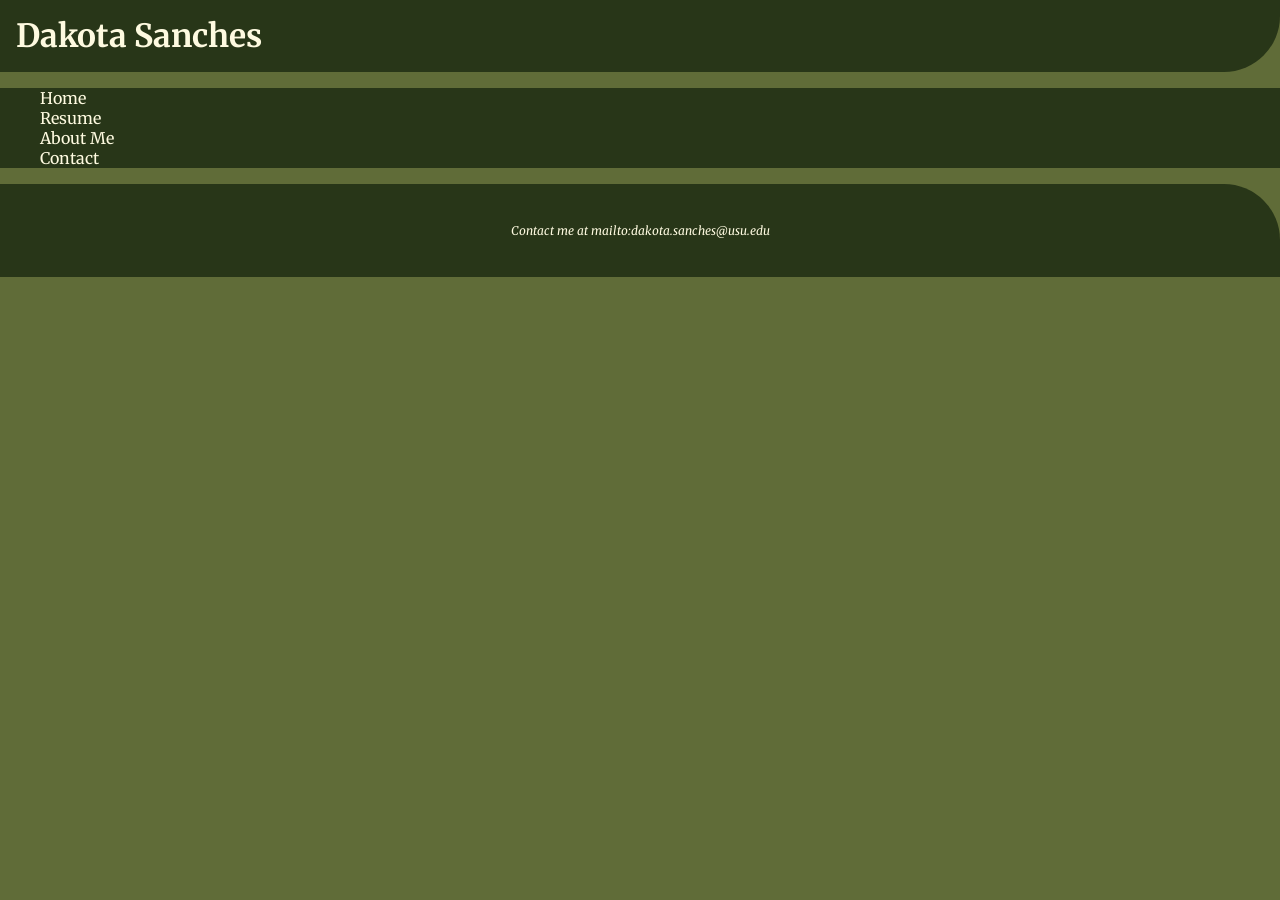
<file: final-project/index.html>
<!doctype html>
<html lang="en">
  <head>
    <meta charset="UTF-8" />
    <meta name="viewport" content="width=device-width, initial-scale=1.0" />
    <title>Dakota Sanches</title>

    <link rel="stylesheet" href="./style/main.css" />

    <link rel="preconnect" href="https://fonts.googleapis.com" />
    <link rel="preconnect" href="https://fonts.gstatic.com" crossorigin />
    <link
      href="https://fonts.googleapis.com/css2?family=Anton&display=swap"
      rel="stylesheet"
    />
  </head>
  <body>
    <h1>Dakota Sanches</h1>
    <nav>
      <ul>
        <li>Home</li>
        <li>Resume</li>
        <li>About Me</li>
        <li>Contact</li>
      </ul>
    </nav>

    <!-- footer -->
    <footer>
      <p>Contact me at mailto:dakota.sanches@usu.edu</p>
    </footer>
  </body>
</html>
</file>
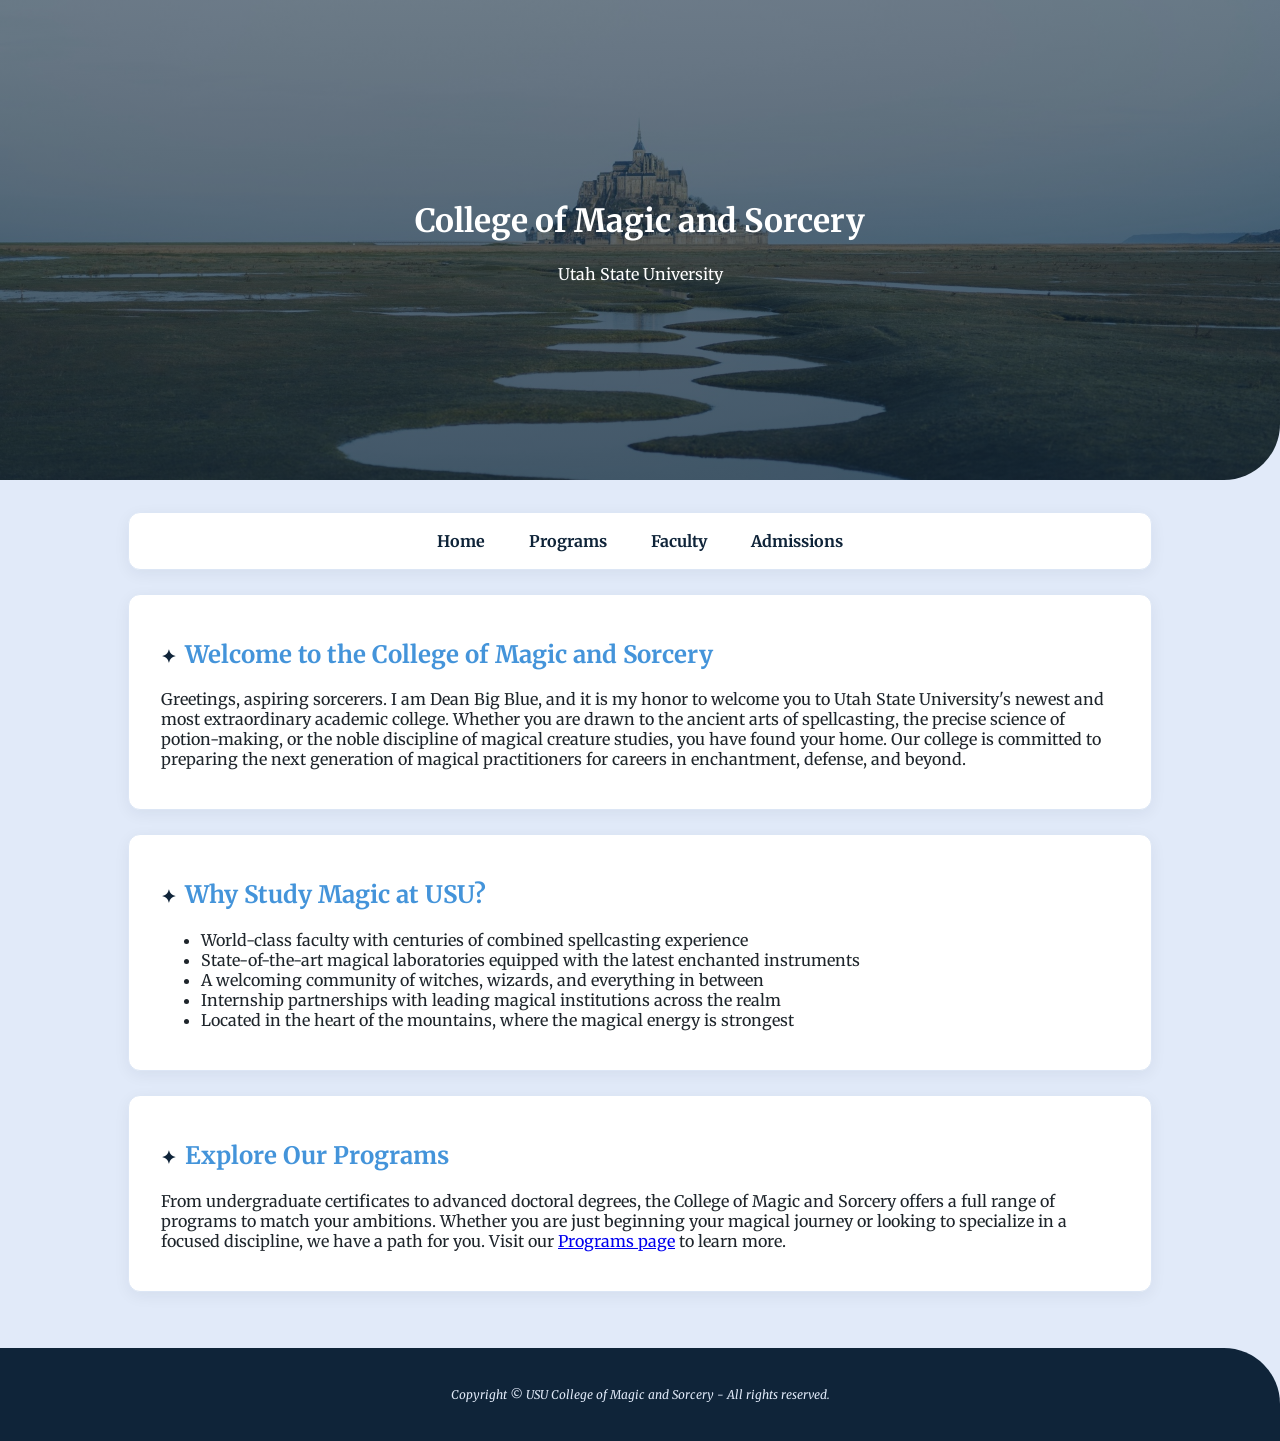
<file: usu-mas/index.html>
<!DOCTYPE html>
<html lang="en">
  <head>
    <meta charset="UTF-8" />
    <meta name="viewport" content="width=device-width, initial-scale=1.0" />
    <title>USU College of Magic and Sorcery</title>
    <link rel="preconnect" href="https://fonts.googleapis.com" />
    <link rel="preconnect" href="https://fonts.gstatic.com" crossorigin />
    <link href="https://fonts.googleapis.com/css2?family=Merriweather:wght@400;700&display=swap" rel="stylesheet" />
    <link rel="stylesheet" href="magic.css" />
    <link rel="icon" type="image/svg+xml" href="images/favicon.svg" />
  </head>
  <body>

    <header class="hero">
      <h1>College of Magic and Sorcery</h1>
      <p>Utah State University</p>
    </header>

    <div id="wrapper">

      <nav>
        <ul>
          <li><a href="index.html">Home</a></li>
          <li><a href="programs.html">Programs</a></li>
          <li><a href="faculty.html">Faculty</a></li>
          <li><a href="admissions.html">Admissions</a></li>
        </ul>
      </nav>

      <main>

        <div class="card">
          <h2>Welcome to the College of Magic and Sorcery</h2>

          <p>
            Greetings, aspiring sorcerers. I am Dean Big Blue, and it is my honor to welcome you
            to Utah State University's newest and most extraordinary academic college. Whether you
            are drawn to the ancient arts of spellcasting, the precise science of potion-making, or
            the noble discipline of magical creature studies, you have found your home. Our college
            is committed to preparing the next generation of magical practitioners for careers in
            enchantment, defense, and beyond.
          </p>
        </div>

        <div class="card">
          <h2>Why Study Magic at USU?</h2>

          <ul>
            <li>World-class faculty with centuries of combined spellcasting experience</li>
            <li>State-of-the-art magical laboratories equipped with the latest enchanted instruments</li>
            <li>A welcoming community of witches, wizards, and everything in between</li>
            <li>Internship partnerships with leading magical institutions across the realm</li>
            <li>Located in the heart of the mountains, where the magical energy is strongest</li>
          </ul>
        </div>

        <div class="card">
          <h2>Explore Our Programs</h2>

          <p>
            From undergraduate certificates to advanced doctoral degrees, the College of Magic and
            Sorcery offers a full range of programs to match your ambitions. Whether you are just
            beginning your magical journey or looking to specialize in a focused discipline, we have
            a path for you. Visit our <a href="programs.html">Programs page</a> to learn more.
          </p>
        </div>

      </main>

    </div>

    <footer>
      <p>Copyright &copy; USU College of Magic and Sorcery - All rights reserved.</p>
    </footer>

  </body>
</html>
</file>
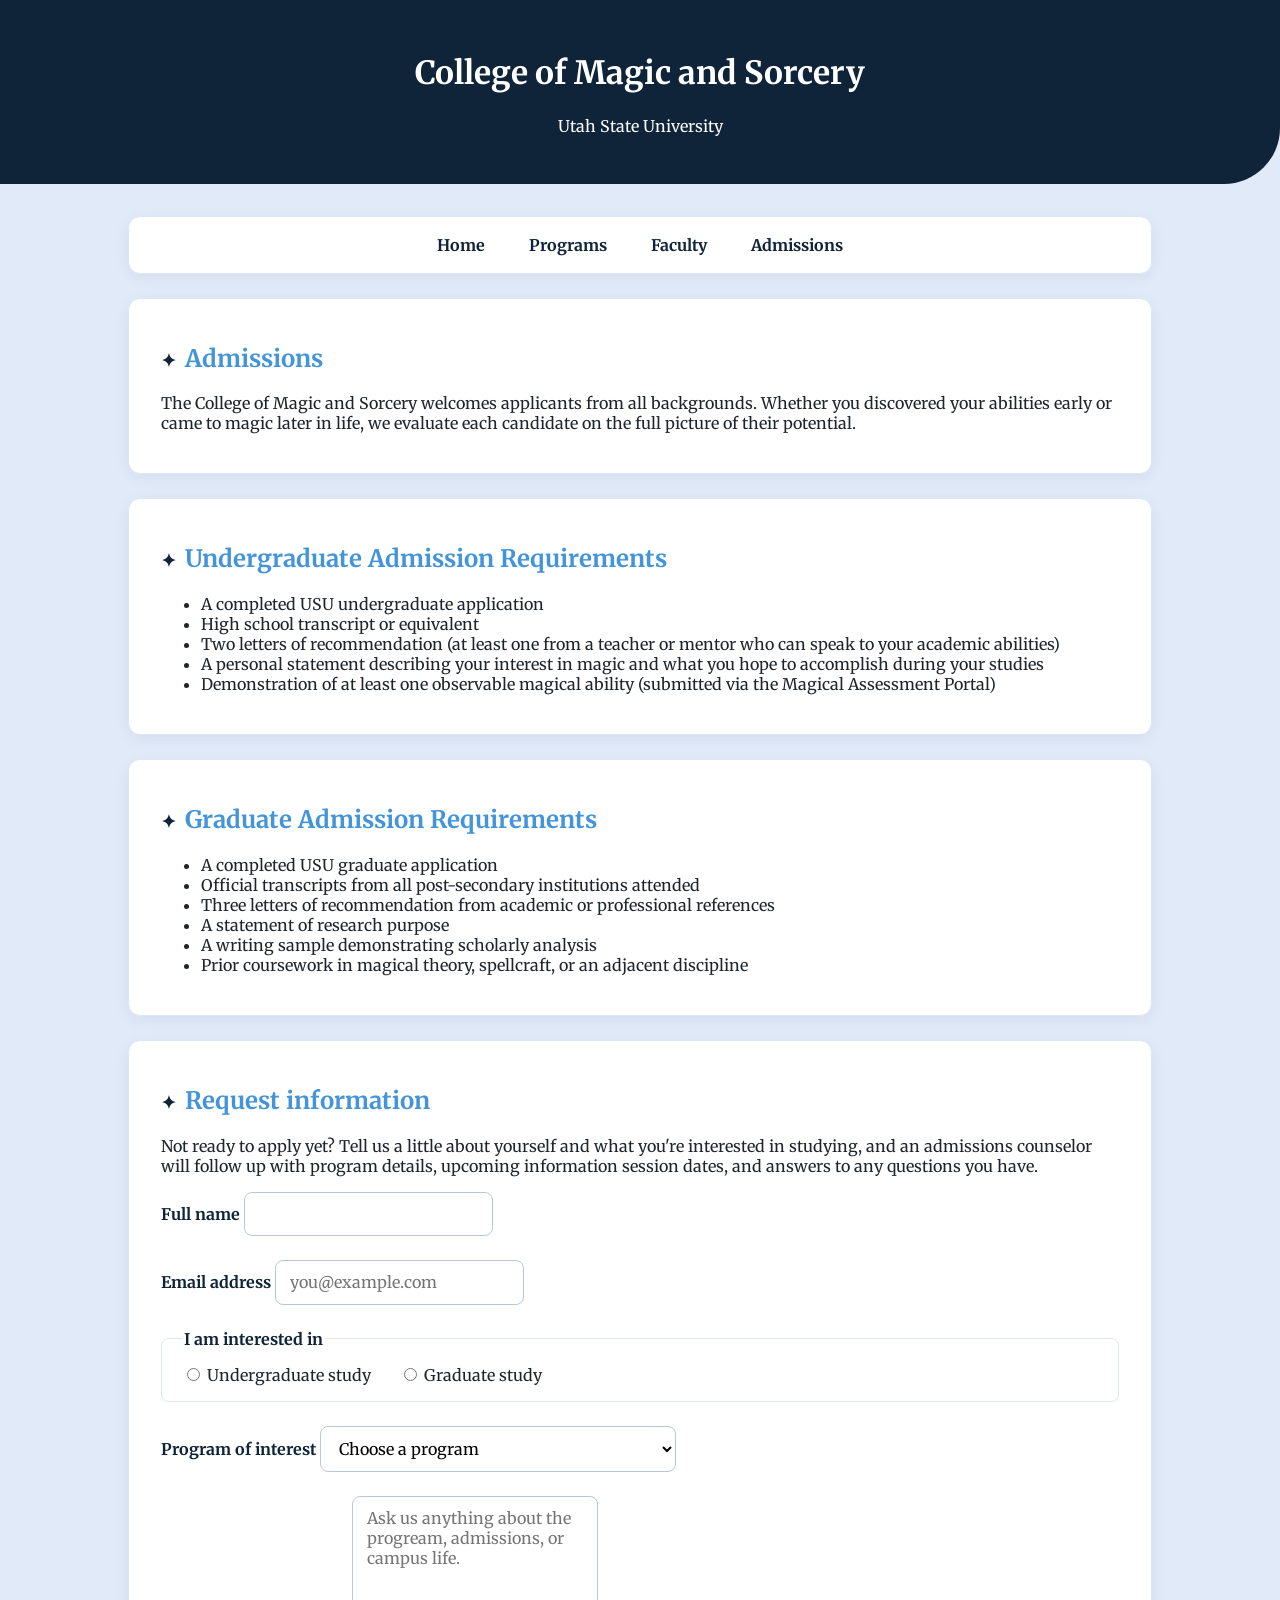
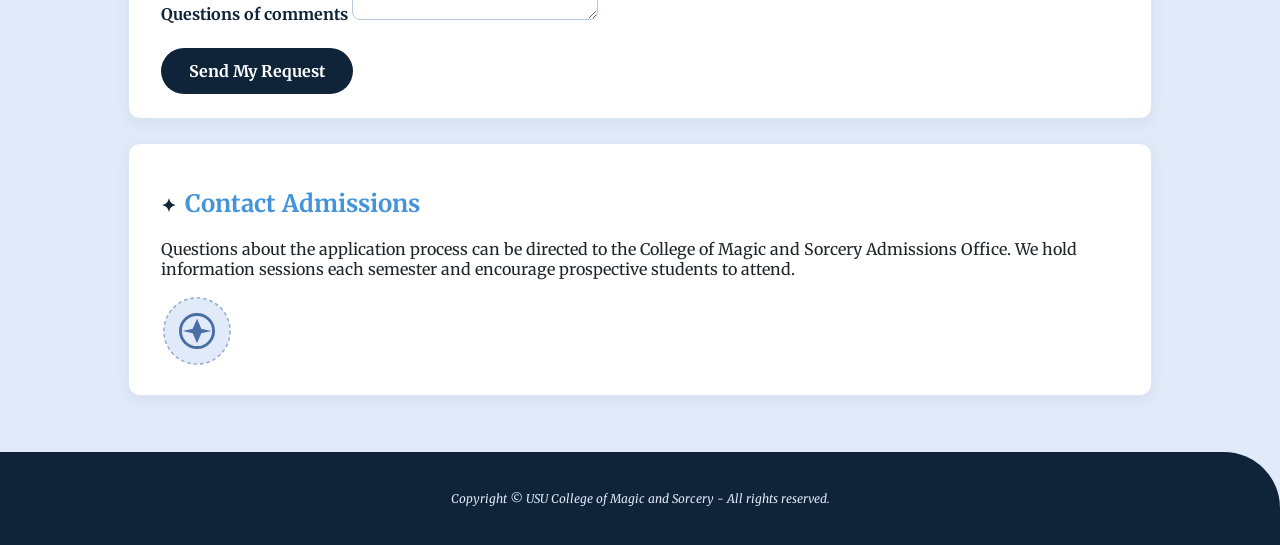
<file: usu-mas/admissions.html>
<!doctype html>
<html lang="en">
  <head>
    <meta charset="UTF-8" />
    <meta name="viewport" content="width=device-width, initial-scale=1.0" />
    <title>USU College of Magic and Sorcery - Admissions</title>
    <link rel="preconnect" href="https://fonts.googleapis.com" />
    <link rel="preconnect" href="https://fonts.gstatic.com" crossorigin />
    <link
      href="https://fonts.googleapis.com/css2?family=Merriweather:wght@400;700&display=swap"
      rel="stylesheet"
    />
    <link rel="stylesheet" href="magic.css" />
    <link rel="icon" type="image/svg+xml" href="images/favicon.svg" />
  </head>
  <body>
    <header>
      <h1>College of Magic and Sorcery</h1>
      <p>Utah State University</p>
    </header>

    <div id="wrapper">
      <nav>
        <ul>
          <li><a href="index.html">Home</a></li>
          <li><a href="programs.html">Programs</a></li>
          <li><a href="faculty.html">Faculty</a></li>
          <li><a href="admissions.html">Admissions</a></li>
        </ul>
      </nav>

      <main>
        <div class="card">
          <h2>Admissions</h2>

          <p>
            The College of Magic and Sorcery welcomes applicants from all
            backgrounds. Whether you discovered your abilities early or came to
            magic later in life, we evaluate each candidate on the full picture
            of their potential.
          </p>
        </div>

        <div class="card">
          <h2>Undergraduate Admission Requirements</h2>

          <ul>
            <li>A completed USU undergraduate application</li>
            <li>High school transcript or equivalent</li>
            <li>
              Two letters of recommendation (at least one from a teacher or
              mentor who can speak to your academic abilities)
            </li>
            <li>
              A personal statement describing your interest in magic and what
              you hope to accomplish during your studies
            </li>
            <li>
              Demonstration of at least one observable magical ability
              (submitted via the Magical Assessment Portal)
            </li>
          </ul>
        </div>

        <div class="card">
          <h2>Graduate Admission Requirements</h2>

          <ul>
            <li>A completed USU graduate application</li>
            <li>
              Official transcripts from all post-secondary institutions attended
            </li>
            <li>
              Three letters of recommendation from academic or professional
              references
            </li>
            <li>A statement of research purpose</li>
            <li>A writing sample demonstrating scholarly analysis</li>
            <li>
              Prior coursework in magical theory, spellcraft, or an adjacent
              discipline
            </li>
          </ul>
        </div>

        <div class="card">
          <h2>Request information</h2>
          <p>
            Not ready to apply yet? Tell us a little about yourself and what
            you're interested in studying, and an admissions counselor will
            follow up with program details, upcoming information session dates,
            and answers to any questions you have.
          </p>
          <form action="https://httpbin.org/post" method="post" target="_blank">
            <div class="field">
              <label for="full-name">Full name</label>
              <input type="text" id="full-name" name="full-name" required />
            </div>
            <div class="field">
              <label for="Email address">Email address</label>
              <input
                type="email"
                id="email"
                name="email"
                placeholder="you@example.com"
                required
              />
            </div>
            <fieldset>
              <legend>I am interested in</legend>
              <input
                type="radio"
                id="level-undergrad"
                name="level"
                value="undergraduate"
                required
              />
              <label for="level-undergrad">Undergraduate study</label>
              <input
                type="radio"
                id="level-grad"
                name="level"
                value="graduate"
              />
              <label for="level-grad">Graduate study</label>
            </fieldset>
            <div class="field">
              <label for="program">Program of interest</label>
              <select id="program" id="program" required>
                <option value="" disabled selected>Choose a program</option>
                <option value="spellcraft">
                  B.A. in Spellcraft and Enchantment
                </option>
                <option value="potions">
                  B.S. in Potions and Alchemical Sciences
                </option>
                <option value="creatures">
                  B.A. in Magical Creature Studies
                </option>
                <option value="mma">Master of Magical Arts</option>
                <option value="doctorate">Doctor of Sorcery</option>
                <option value="undecided">I'm not sure yet</option>
              </select>
            </div>
            <div class="field">
              <label for="questions">Questions of comments</label>
              <textarea
                name="questions"
                id="questions"
                rows="5"
                placeholder="Ask us anything about the progream, admissions, or campus life."
              ></textarea>
            </div>
            <button type="submit">Send My Request</button>
          </form>
        </div>

        <div class="card">
          <h2>Contact Admissions</h2>

          <p>
            Questions about the application process can be directed to the
            College of Magic and Sorcery Admissions Office. We hold information
            sessions each semester and encourage prospective students to attend.
          </p>

          <a href="mailto:admissions@magic.usu.edu" class="cta-link">
            <img
              src="images/icon-contact.svg"
              alt="Contact the Admissions Office"
            />
          </a>
        </div>
      </main>
    </div>

    <footer>
      <p>
        Copyright &copy; USU College of Magic and Sorcery - All rights reserved.
      </p>
    </footer>
  </body>
</html>
</file>
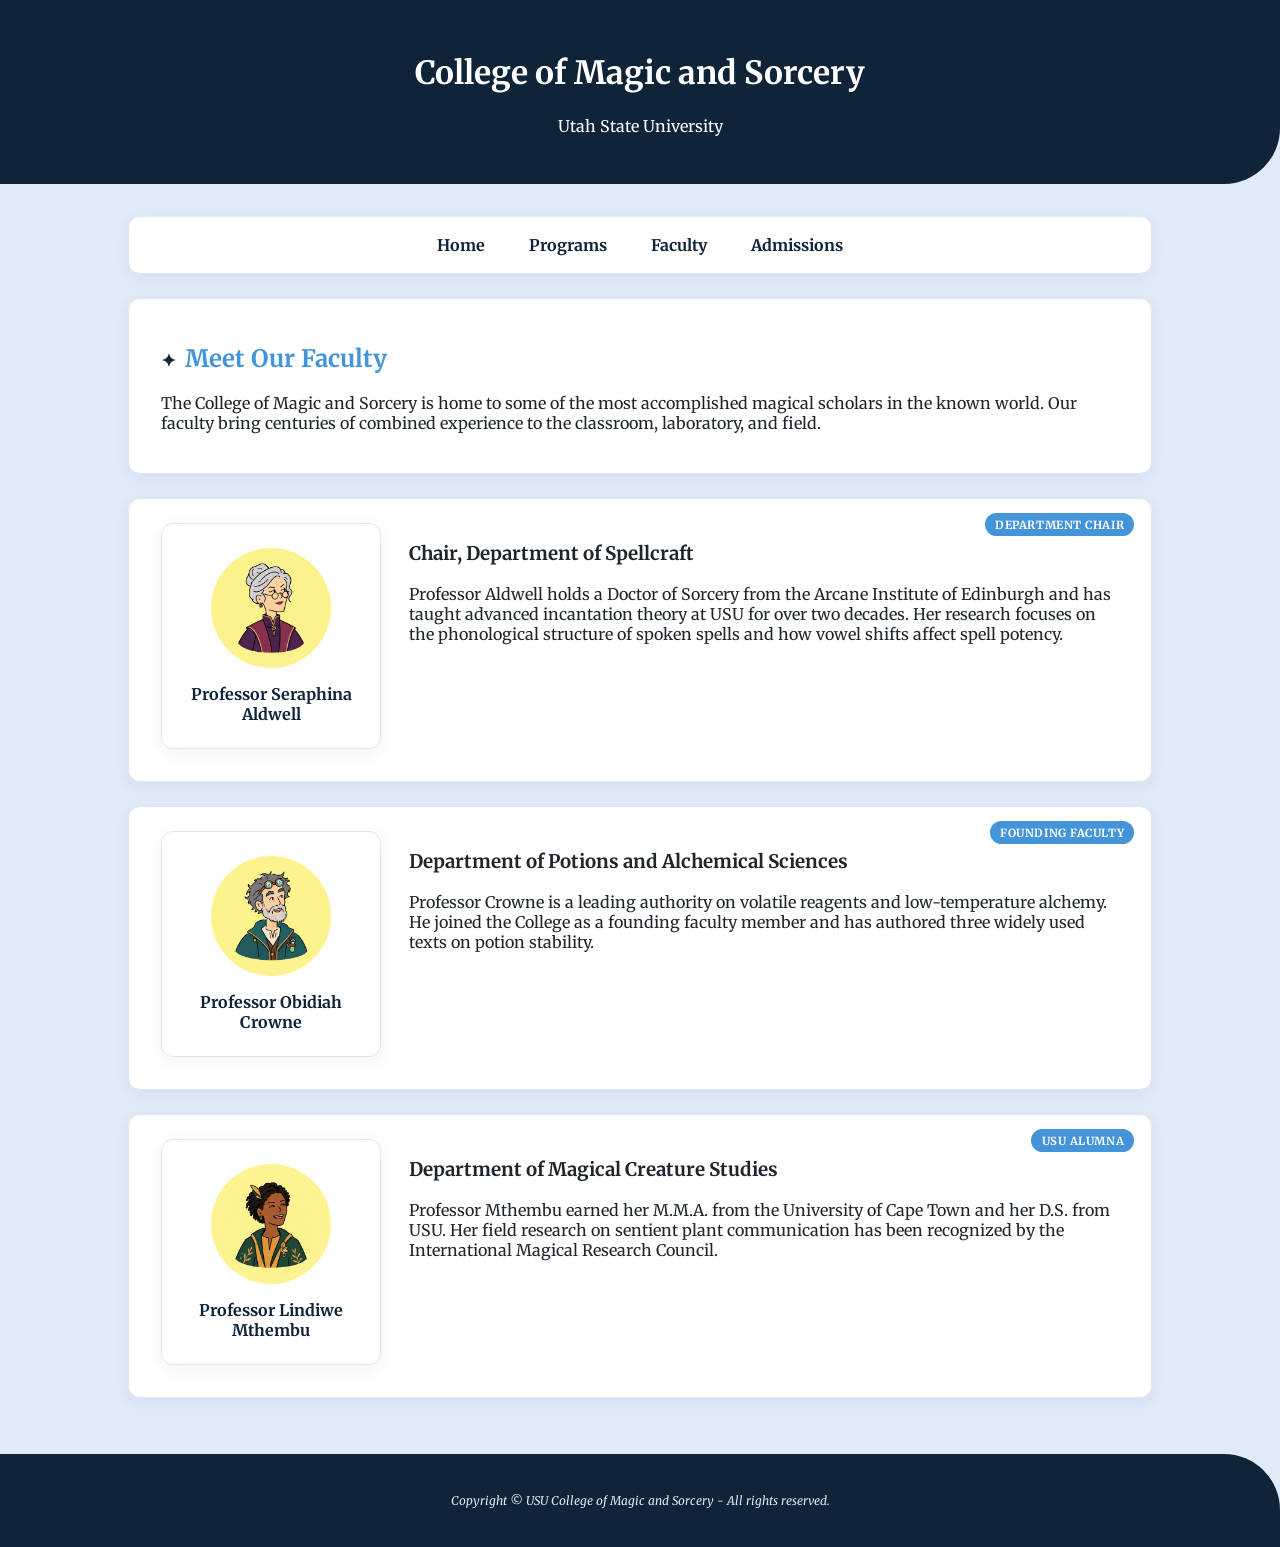
<file: usu-mas/faculty.html>
<!DOCTYPE html>
<html lang="en">
  <head>
    <meta charset="UTF-8" />
    <meta name="viewport" content="width=device-width, initial-scale=1.0" />
    <title>USU College of Magic and Sorcery - Faculty</title>
    <link rel="preconnect" href="https://fonts.googleapis.com" />
    <link rel="preconnect" href="https://fonts.gstatic.com" crossorigin />
    <link href="https://fonts.googleapis.com/css2?family=Merriweather:wght@400;700&display=swap" rel="stylesheet" />
    <link rel="stylesheet" href="magic.css" />
    <link rel="icon" type="image/svg+xml" href="images/favicon.svg" />
  </head>
  <body>

    <header>
      <h1>College of Magic and Sorcery</h1>
      <p>Utah State University</p>
    </header>

    <div id="wrapper">

      <nav>
        <ul>
          <li><a href="index.html">Home</a></li>
          <li><a href="programs.html">Programs</a></li>
          <li><a href="faculty.html">Faculty</a></li>
          <li><a href="admissions.html">Admissions</a></li>
        </ul>
      </nav>

      <main>

        <div class="card">
          <h2>Meet Our Faculty</h2>

          <p>
            The College of Magic and Sorcery is home to some of the most accomplished magical
            scholars in the known world. Our faculty bring centuries of combined experience to the
            classroom, laboratory, and field.
          </p>
        </div>

        <div class="card">
          <span class="badge">Department Chair</span>
          <figure>
            <img src="images/seraphina-aldwell.png" alt="Illustrated portrait of Professor Seraphina Aldwell" class="portrait" />
            <figcaption>Professor Seraphina Aldwell</figcaption>
          </figure>
          <h3>Chair, Department of Spellcraft</h3>
          <p>
            Professor Aldwell holds a Doctor of Sorcery from the Arcane Institute of Edinburgh and
            has taught advanced incantation theory at USU for over two decades. Her research focuses
            on the phonological structure of spoken spells and how vowel shifts affect spell potency.
          </p>
        </div>

        <div class="card">
          <span class="badge">Founding Faculty</span>
          <figure>
            <img src="images/obidiah-crowne.png" alt="Illustrated portrait of Professor Obidiah Crowne" class="portrait" />
            <figcaption>Professor Obidiah Crowne</figcaption>
          </figure>
          <h3>Department of Potions and Alchemical Sciences</h3>
          <p>
            Professor Crowne is a leading authority on volatile reagents and low-temperature alchemy.
            He joined the College as a founding faculty member and has authored three widely used
            texts on potion stability.
          </p>
        </div>

        <div class="card">
          <span class="badge">USU Alumna</span>
          <figure>
            <img src="images/lindiwe-mthembu.png" alt="Illustrated portrait of Professor Lindiwe Mthembu" class="portrait" />
            <figcaption>Professor Lindiwe Mthembu</figcaption>
          </figure>
          <h3>Department of Magical Creature Studies</h3>
          <p>
            Professor Mthembu earned her M.M.A. from the University of Cape Town and her D.S. from
            USU. Her field research on sentient plant communication has been recognized by the
            International Magical Research Council.
          </p>
        </div>

      </main>

    </div>

    <footer>
      <p>Copyright &copy; USU College of Magic and Sorcery - All rights reserved.</p>
    </footer>

  </body>
</html>
</file>
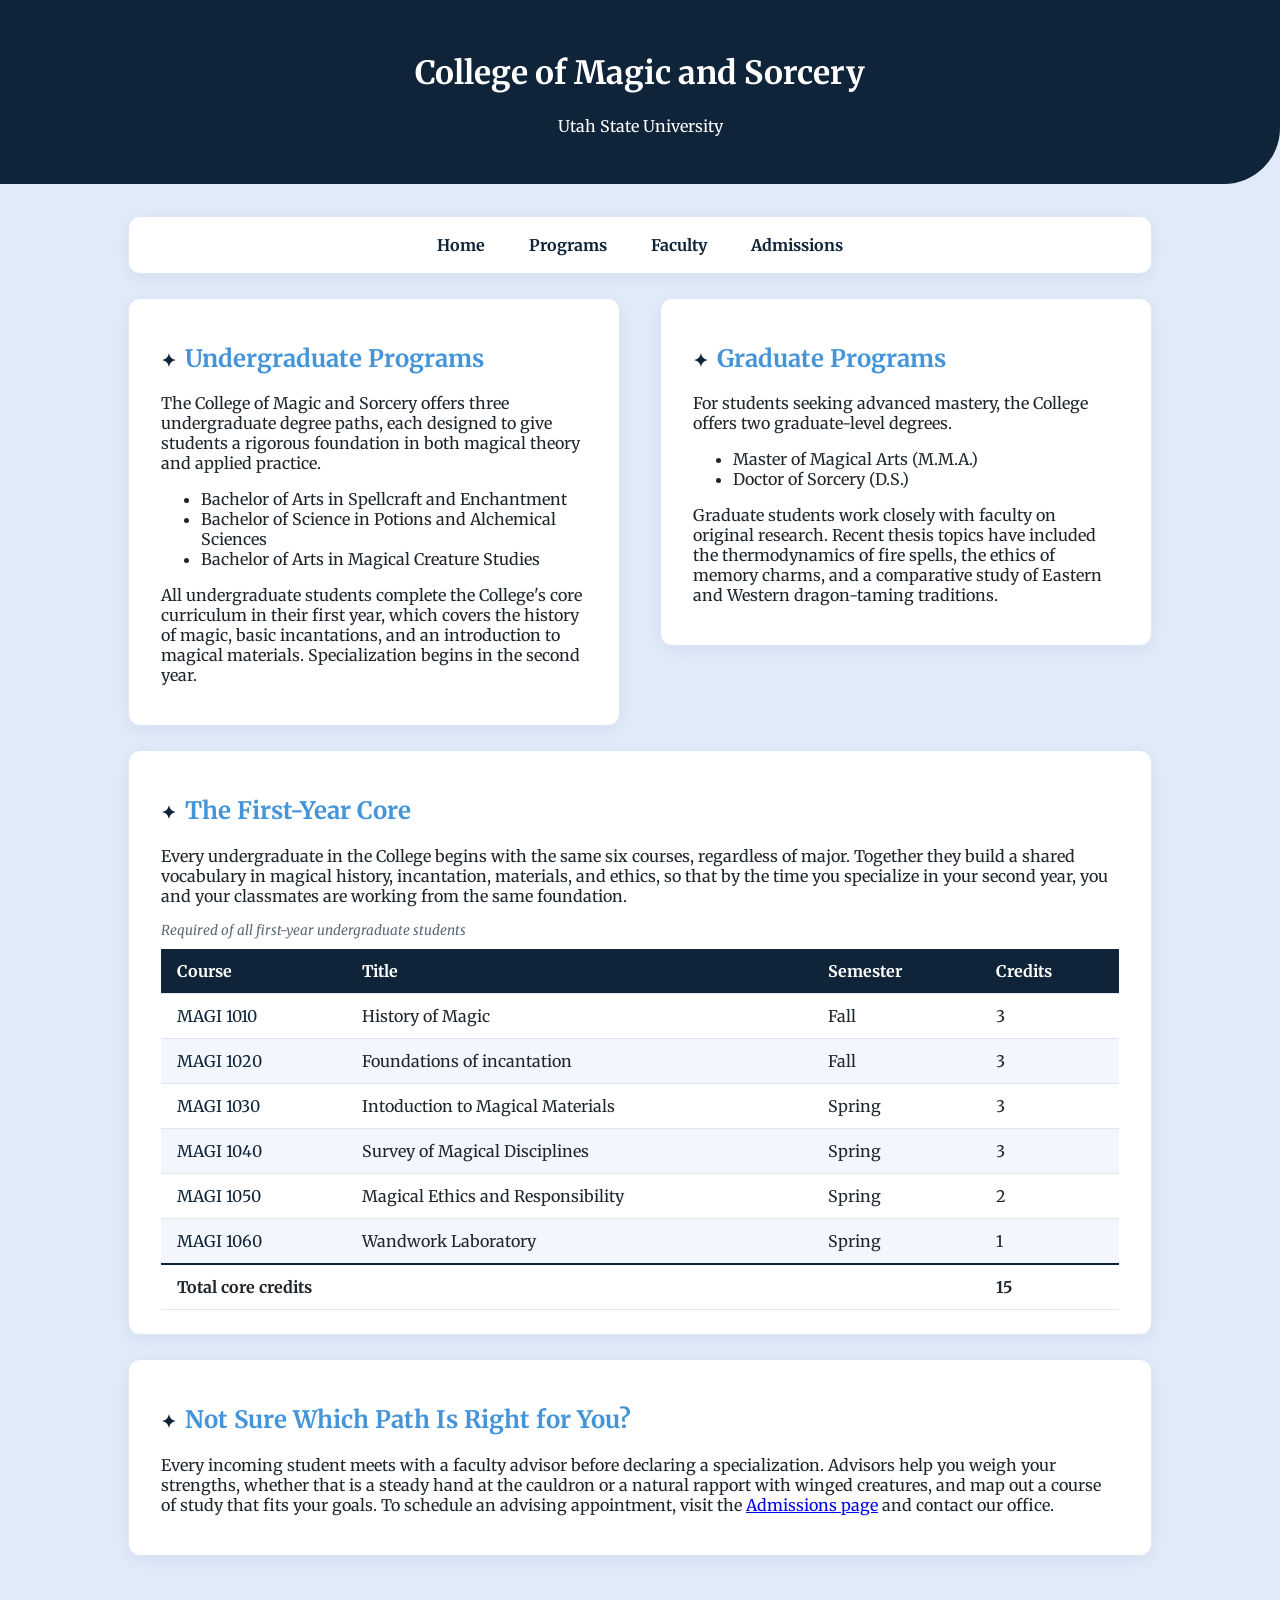
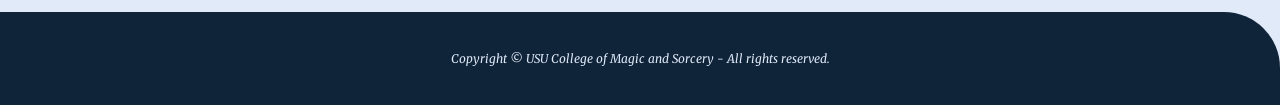
<file: usu-mas/programs.html>
<!doctype html>
<html lang="en">
  <head>
    <meta charset="UTF-8" />
    <meta name="viewport" content="width=device-width, initial-scale=1.0" />
    <title>USU College of Magic and Sorcery - Programs</title>
    <link rel="preconnect" href="https://fonts.googleapis.com" />
    <link rel="preconnect" href="https://fonts.gstatic.com" crossorigin />
    <link
      href="https://fonts.googleapis.com/css2?family=Merriweather:wght@400;700&display=swap"
      rel="stylesheet"
    />
    <link rel="stylesheet" href="magic.css" />
    <link rel="icon" type="image/svg+xml" href="images/favicon.svg" />
  </head>
  <body>
    <header>
      <h1>College of Magic and Sorcery</h1>
      <p>Utah State University</p>
    </header>

    <div id="wrapper">
      <nav>
        <ul>
          <li><a href="index.html">Home</a></li>
          <li><a href="programs.html">Programs</a></li>
          <li><a href="faculty.html">Faculty</a></li>
          <li><a href="admissions.html">Admissions</a></li>
        </ul>
      </nav>

      <main>
        <div class="card column-left">
          <h2>Undergraduate Programs</h2>

          <p>
            The College of Magic and Sorcery offers three undergraduate degree
            paths, each designed to give students a rigorous foundation in both
            magical theory and applied practice.
          </p>

          <ul>
            <li>Bachelor of Arts in Spellcraft and Enchantment</li>
            <li>Bachelor of Science in Potions and Alchemical Sciences</li>
            <li>Bachelor of Arts in Magical Creature Studies</li>
          </ul>

          <p>
            All undergraduate students complete the College's core curriculum in
            their first year, which covers the history of magic, basic
            incantations, and an introduction to magical materials.
            Specialization begins in the second year.
          </p>
        </div>

        <div class="card column-right">
          <h2>Graduate Programs</h2>

          <p>
            For students seeking advanced mastery, the College offers two
            graduate-level degrees.
          </p>

          <ul>
            <li>Master of Magical Arts (M.M.A.)</li>
            <li>Doctor of Sorcery (D.S.)</li>
          </ul>

          <p>
            Graduate students work closely with faculty on original research.
            Recent thesis topics have included the thermodynamics of fire
            spells, the ethics of memory charms, and a comparative study of
            Eastern and Western dragon-taming traditions.
          </p>
        </div>
        <div class="card clear">
          <h2>The First-Year Core</h2>
          <p>
            Every undergraduate in the College begins with the same six courses,
            regardless of major. Together they build a shared vocabulary in
            magical history, incantation, materials, and ethics, so that by the
            time you specialize in your second year, you and your classmates are
            working from the same foundation.
          </p>
          <table>
            <caption>
              Required of all first-year undergraduate students
            </caption>
            <thead>
              <tr>
                <th scope="col">Course</th>
                <th scope="col">Title</th>
                <th scope="col">Semester</th>
                <th scope="col">Credits</th>
              </tr>
            </thead>
            <tbody>
              <tr>
                <th scope="row">MAGI 1010</th>
                <td>History of Magic</td>
                <td>Fall</td>
                <td>3</td>
              </tr>

              <tr>
                <th scope="row">MAGI 1020</th>
                <td>Foundations of incantation</td>
                <td>Fall</td>
                <td>3</td>
              </tr>

              <tr>
                <th scope="row">MAGI 1030</th>
                <td>Intoduction to Magical Materials</td>
                <td>Spring</td>
                <td>3</td>
              </tr>

              <tr>
                <th scope="row">MAGI 1040</th>
                <td>Survey of Magical Disciplines</td>
                <td>Spring</td>
                <td>3</td>
              </tr>

              <tr>
                <th scope="row">MAGI 1050</th>
                <td>Magical Ethics and Responsibility</td>
                <td>Spring</td>
                <td>2</td>
              </tr>

              <tr>
                <th scope="row">MAGI 1060</th>
                <td>Wandwork Laboratory</td>
                <td>Spring</td>
                <td>1</td>
              </tr>
            </tbody>
            <tfoot>
              <tr>
                <th scope="row" colspan="3">Total core credits</th>
                <td>15</td>
              </tr>
            </tfoot>
          </table>
        </div>

        <div class="card clear">
          <h2>Not Sure Which Path Is Right for You?</h2>

          <p>
            Every incoming student meets with a faculty advisor before declaring
            a specialization. Advisors help you weigh your strengths, whether
            that is a steady hand at the cauldron or a natural rapport with
            winged creatures, and map out a course of study that fits your
            goals. To schedule an advising appointment, visit the
            <a href="admissions.html">Admissions page</a> and contact our
            office.
          </p>
        </div>
      </main>
    </div>

    <footer>
      <p>
        Copyright &copy; USU College of Magic and Sorcery - All rights reserved.
      </p>
    </footer>
  </body>
</html>
</file>
<file: final-project/style/main.css>
/* 
Color Palette
#606C38
#283618
#FEAE0
#DDA15E
#BC6C25
*/

@import url("https://fonts.googleapis.com/css2?family=Merriweather:ital,opsz,wght@0,18..144,300..900;1,18..144,300..900&family=Shippori+Antique+B1&display=swap");

body {
  font-family: "Merriweather";
  background-color: #606c38;
  margin: 0;
}

nav {
  color: #fefae0;
  background-color: #283618;
}

h1 {
  background-color: #283618;
  color: #fefae0;
  padding: 0.5em;
  margin: 0;
  border-radius: 0 0 56px 0;
}

ul {
  list-style: none;
}

footer {
  background-color: #283618;
  color: #fefae0;
  font-size: 0.75em;
  font-style: italic;
  text-align: center;
  padding: 2.25em 1.5em;
  border-radius: 0 56px 0 0;
}
</file>
<file: usu-mas/magic.css>
* {
  box-sizing: border-box;
}

body {
  margin: 0;
  background-color: #e1eaf9;
  color: #1e252b;
  font-family: "Merriweather", Georgia, serif;
}

header {
  background-color: #0f2439;
  color: #ffffff;
  text-align: center;
  padding: 2em 1.5em;
  border-radius: 0 0 56px 0;
}

header.hero {
  background-image:
    linear-gradient(rgba(15, 36, 57, 0.6), rgba(15, 36, 57, 0.75)),
    url(images/hero-banner.jpg);
  background-repeat: no-repeat;
  background-position: center;
  background-size: cover;
  padding: 180px 1.5em;
}

h1 {
  line-height: 1.3;
}

h2 {
  color: #4494da;
}

h2::before {
  content: "\2726";
  color: #0f2439;
  font-size: 0.75em;
  margin-right: 0.5em;
}

nav {
  background-color: #ffffff;
  border: 1px solid #dce6f5;
  border-radius: 12px;
  text-align: center;
  font-weight: bold;
  padding: 0.5em;
  margin-bottom: 1.5em;
  box-shadow: 0 4px 16px rgba(15, 36, 57, 0.06);
  position: sticky;
  top: 1em;
  z-index: 10;
}

nav ul {
  list-style-type: none;
  margin: 0;
  padding: 0;
}

nav li {
  display: inline-block;
}

nav a {
  display: block;
  padding: 0.6em 1.25em;
  border-radius: 8px;
  text-decoration: none;
}

nav a:link {
  color: #0f2439;
}

nav a:visited {
  color: #0f2439;
}

nav a:hover {
  background-color: #e1eaf9;
}

nav a:active {
  background-color: #4494da;
  color: #ffffff;
}

nav a:focus {
  outline: 3px solid #4494da;
  outline-offset: 2px;
}

footer {
  background-color: #0f2439;
  color: #e1eaf9;
  font-size: 0.75em;
  font-style: italic;
  text-align: center;
  padding: 2.25em 1.5em;
  border-radius: 0 56px 0 0;
}

#wrapper {
  width: 80%;
  margin-left: auto;
  margin-right: auto;
  padding: 2em 0;
}

/* Tables */
table {
  width: 100%;
  border-collapse: collapse;
  margin-top: 1em;
}

th,
td {
  padding: 0.75em 1em;
  text-align: left;
  border-bottom: 1px solid #dce6f5;
}

thead th {
  background-color: #0f2439;
  color: #ffffff;
}

tbody tr:nth-of-type(even) {
  background-color: #f3f7fd;
}

tbody th {
  font-weight: normal;
  color: #0f2439;
}

tfoot th,
tfoot td {
  font-weight: bold;
  border-top: 2px solid #0f2439;
}

caption {
  text-align: left;
  font-style: italic;
  font-size: 0.85em;
  color: #5a6878;
  padding-bottom: 0.75em;
}

.card {
  background-color: #ffffff;
  border: 1px solid #dce6f5;
  border-radius: 12px;
  padding: 1.5em 2em;
  margin-bottom: 1.5em;
  box-shadow: 0 4px 16px rgba(15, 36, 57, 0.06);
  overflow: auto;
  position: relative;
}

.column-left {
  float: left;
  width: 48%;
}

.column-right {
  float: right;
  width: 48%;
}

.clear {
  clear: both;
}

.badge {
  position: absolute;
  top: 1.25em;
  right: 1.5em;
  background-color: #4494da;
  color: #ffffff;
  font-size: 0.7em;
  font-weight: bold;
  text-transform: uppercase;
  letter-spacing: 0.05em;
  padding: 0.4em 0.9em;
  border-radius: 999px;
}

figure {
  background-color: #ffffff;
  border: 1px solid #dce6f5;
  border-radius: 12px;
  padding: 1.5em;
  margin: 0 0 1em 0;
  text-align: center;
  box-shadow: 0 4px 16px rgba(15, 36, 57, 0.06);
  display: block;
}

.card figure {
  float: left;
  width: 220px;
  margin: 0 1.75em 0.5em 0;
}

img.portrait {
  width: 120px;
  height: 120px;
  border-radius: 50%;
  border-style: none;
  object-fit: cover;
}

figcaption {
  margin-top: 0.75em;
  font-weight: bold;
  color: #0f2439;
}

.cta-link img {
  width: 72px;
  height: 72px;
  border-radius: 50%;
  border-style: none;
}

/* 
Forms 
*/
form {
  display: flex;
  flex-direction: column;
  gap: 1.5em;
}

.field label,
legend {
  font-weight: bold;
  color: #0f2439;
}

input[type="text"],
input[type="email"],
select,
textarea {
  font: inherit;
  padding: 0.7em 0.9em;
  border: 1px solid #b8c7dd;
  border-radius: 8px;
  background-color: #ffffff;
}

input:focus,
select:focus,
textarea:focus {
  outline: 3px solid #4494da;
  outline-offset: 2px;
}

fieldset {
  border: 1px solid #dce6f5;
  border-radius: 8px;
  padding: 1em 1.25em;
  margin: 0;
}

fieldset label {
  margin-right: 1.5em;
}

button {
  font: inherit;
  font-weight: bold;
  background-color: #0f2439;
  color: #ffffff;
  padding: 0.8em 1.75em;
  border: none;
  border-radius: 999px;
  cursor: pointer;
  align-self: flex-start;
}

button:hover {
  background-color: #4494da;
}

button:focus {
  outline: 3px solid #4494da;
  outline-offset: 2px;
}
</file>
